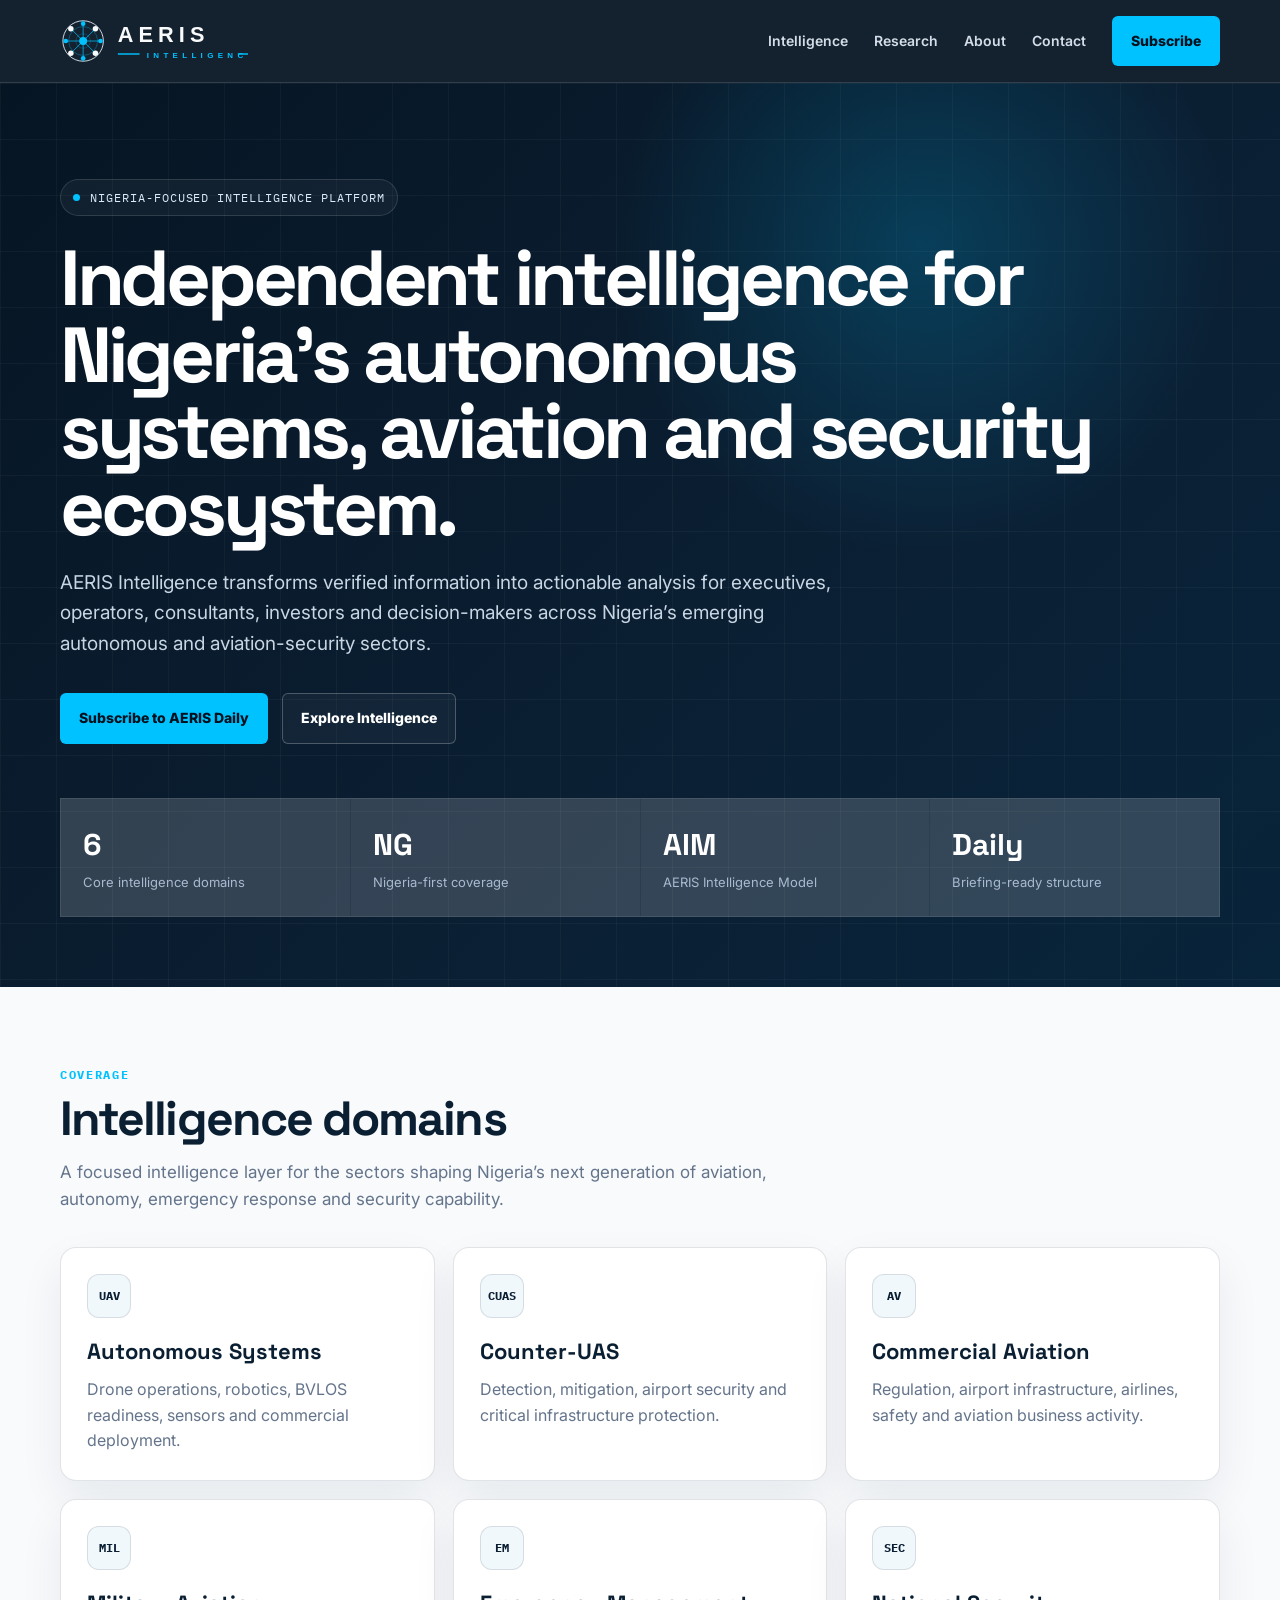
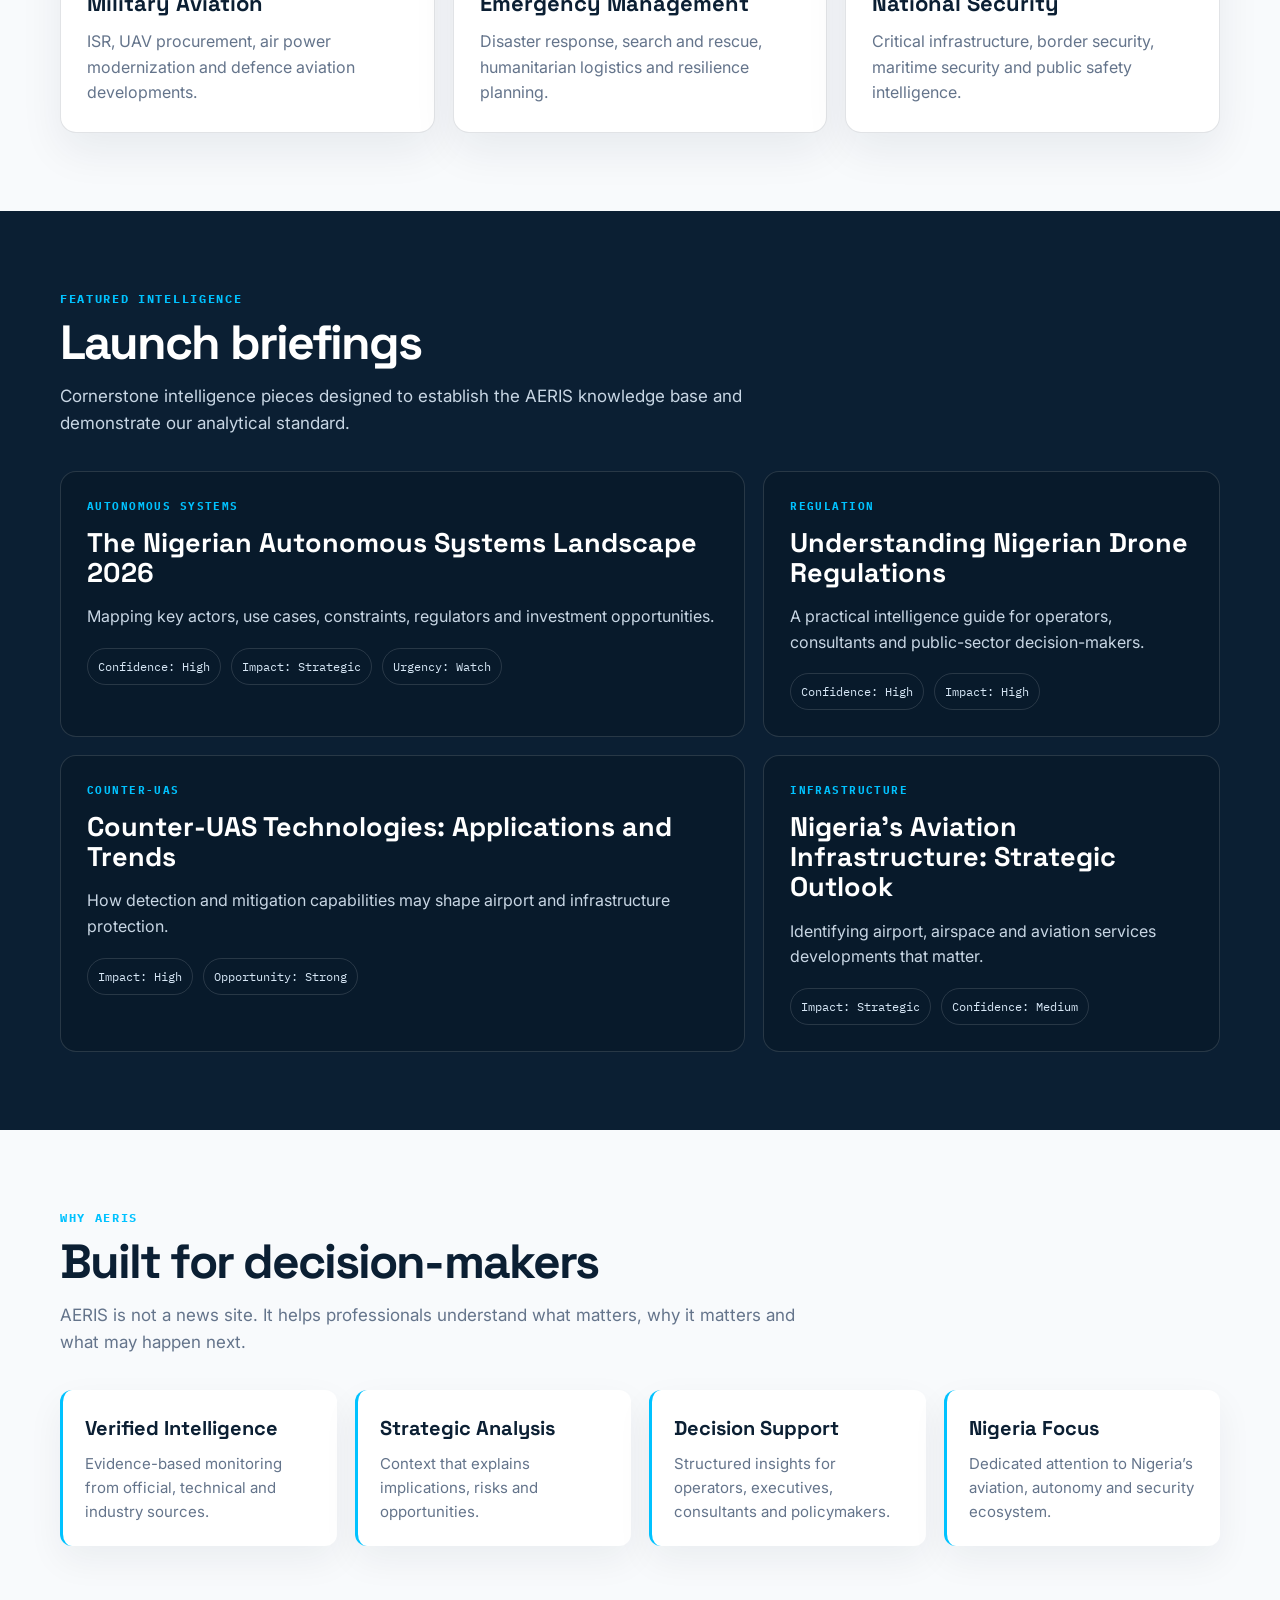
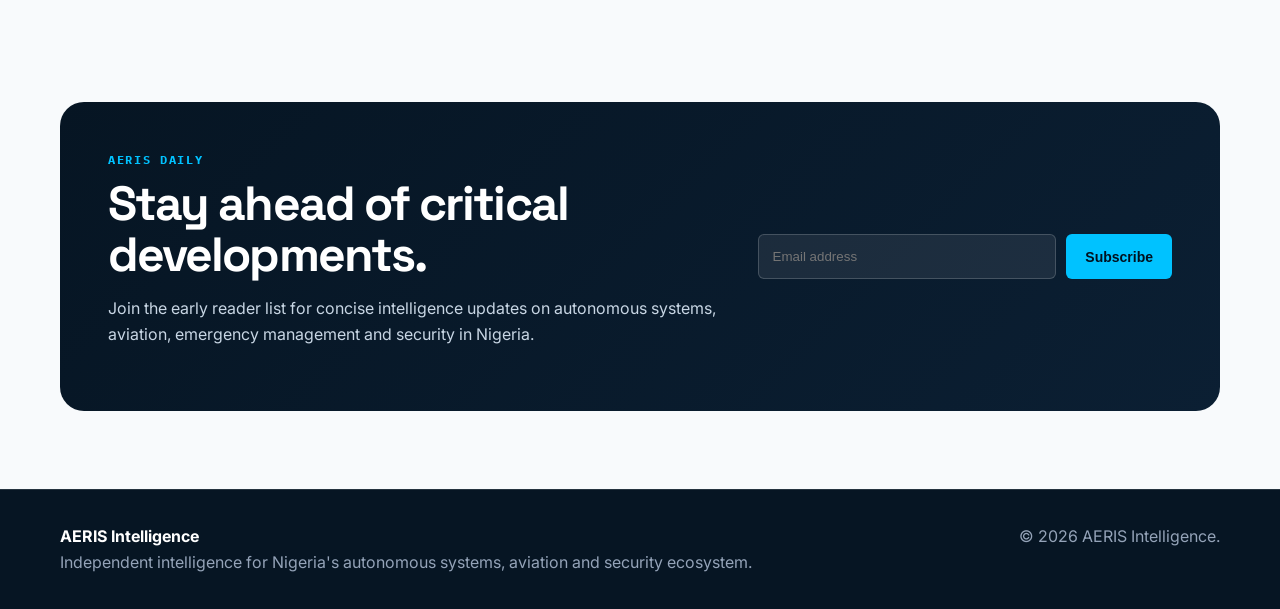
<file: index.html>
<!DOCTYPE html><html lang="en"><head><meta charset="UTF-8"><meta name="viewport" content="width=device-width, initial-scale=1.0"><title>Home | AERIS Intelligence</title><meta name="description" content="Independent intelligence for Nigeria's autonomous systems, aviation and security ecosystem."><meta property="og:title" content="Home | AERIS Intelligence"><meta property="og:type" content="website"><meta property="og:url" content="https://aerisintel.com/"><link rel="icon" href="assets/logo/favicon.svg" type="image/svg+xml"><link rel="stylesheet" href="css/styles.css"></head><body><nav class="nav"><div class="container nav-inner"><a class="logo" href="index.html"><img src="assets/logo/aeris-logo.svg" alt="AERIS Intelligence"></a><button class="mobile-toggle" aria-label="Open menu">☰</button><div class="nav-links"><a href="intelligence.html">Intelligence</a><a href="research.html">Research</a><a href="about.html">About</a><a href="contact.html">Contact</a><a class="btn btn-primary" href="subscribe.html">Subscribe</a></div></div></nav><header class="hero"><div class="container"><div class="kicker"><span></span> Nigeria-focused intelligence platform</div><h1>Independent intelligence for Nigeria’s autonomous systems, aviation and security ecosystem.</h1><p>AERIS Intelligence transforms verified information into actionable analysis for executives, operators, consultants, investors and decision-makers across Nigeria’s emerging autonomous and aviation-security sectors.</p><div class="hero-actions"><a class="btn btn-primary" href="subscribe.html">Subscribe to AERIS Daily</a><a class="btn btn-secondary" href="intelligence.html">Explore Intelligence</a></div><div class="dashboard-strip"><div class="dash-item"><strong>6</strong><span>Core intelligence domains</span></div><div class="dash-item"><strong>NG</strong><span>Nigeria-first coverage</span></div><div class="dash-item"><strong>AIM</strong><span>AERIS Intelligence Model</span></div><div class="dash-item"><strong>Daily</strong><span>Briefing-ready structure</span></div></div></div></header>
<section class="section"><div class="container"><div class="eyebrow">Coverage</div><h2>Intelligence domains</h2><p class="section-lead">A focused intelligence layer for the sectors shaping Nigeria’s next generation of aviation, autonomy, emergency response and security capability.</p><div class="cards"><div class="card"><div class="icon">UAV</div><h3>Autonomous Systems</h3><p>Drone operations, robotics, BVLOS readiness, sensors and commercial deployment.</p></div><div class="card"><div class="icon">CUAS</div><h3>Counter-UAS</h3><p>Detection, mitigation, airport security and critical infrastructure protection.</p></div><div class="card"><div class="icon">AV</div><h3>Commercial Aviation</h3><p>Regulation, airport infrastructure, airlines, safety and aviation business activity.</p></div><div class="card"><div class="icon">MIL</div><h3>Military Aviation</h3><p>ISR, UAV procurement, air power modernization and defence aviation developments.</p></div><div class="card"><div class="icon">EM</div><h3>Emergency Management</h3><p>Disaster response, search and rescue, humanitarian logistics and resilience planning.</p></div><div class="card"><div class="icon">SEC</div><h3>National Security</h3><p>Critical infrastructure, border security, maritime security and public safety intelligence.</p></div></div></div></section>
<section class="section dark"><div class="container"><div class="eyebrow">Featured intelligence</div><h2>Launch briefings</h2><p class="section-lead">Cornerstone intelligence pieces designed to establish the AERIS knowledge base and demonstrate our analytical standard.</p><div class="intel-grid"><div class="intel-card"><div class="tag">Autonomous Systems</div><h3>The Nigerian Autonomous Systems Landscape 2026</h3><p>Mapping key actors, use cases, constraints, regulators and investment opportunities.</p><div class="score-row"><span class="score">Confidence: High</span><span class="score">Impact: Strategic</span><span class="score">Urgency: Watch</span></div></div><div class="intel-card"><div class="tag">Regulation</div><h3>Understanding Nigerian Drone Regulations</h3><p>A practical intelligence guide for operators, consultants and public-sector decision-makers.</p><div class="score-row"><span class="score">Confidence: High</span><span class="score">Impact: High</span></div></div><div class="intel-card"><div class="tag">Counter-UAS</div><h3>Counter-UAS Technologies: Applications and Trends</h3><p>How detection and mitigation capabilities may shape airport and infrastructure protection.</p><div class="score-row"><span class="score">Impact: High</span><span class="score">Opportunity: Strong</span></div></div><div class="intel-card"><div class="tag">Infrastructure</div><h3>Nigeria’s Aviation Infrastructure: Strategic Outlook</h3><p>Identifying airport, airspace and aviation services developments that matter.</p><div class="score-row"><span class="score">Impact: Strategic</span><span class="score">Confidence: Medium</span></div></div></div></div></section>
<section class="section"><div class="container"><div class="eyebrow">Why AERIS</div><h2>Built for decision-makers</h2><p class="section-lead">AERIS is not a news site. It helps professionals understand what matters, why it matters and what may happen next.</p><div class="why-grid"><div class="why"><h3>Verified Intelligence</h3><p>Evidence-based monitoring from official, technical and industry sources.</p></div><div class="why"><h3>Strategic Analysis</h3><p>Context that explains implications, risks and opportunities.</p></div><div class="why"><h3>Decision Support</h3><p>Structured insights for operators, executives, consultants and policymakers.</p></div><div class="why"><h3>Nigeria Focus</h3><p>Dedicated attention to Nigeria’s aviation, autonomy and security ecosystem.</p></div></div></div></section>
<section class="section"><div class="container"><div class="cta"><div><div class="eyebrow">AERIS Daily</div><h2>Stay ahead of critical developments.</h2><p>Join the early reader list for concise intelligence updates on autonomous systems, aviation, emergency management and security in Nigeria.</p></div><form class="form" action="mailto:aeris.intelligence@gmail.com" method="post" enctype="text/plain"><input type="email" name="email" placeholder="Email address" required><button class="btn btn-primary" type="submit">Subscribe</button></form></div></div></section><footer class="footer"><div class="container footer-inner"><div><strong>AERIS Intelligence</strong><br>Independent intelligence for Nigeria's autonomous systems, aviation and security ecosystem.</div><div>© <span id="year"></span> AERIS Intelligence.</div></div></footer><script src="js/script.js"></script></body></html>
</file>
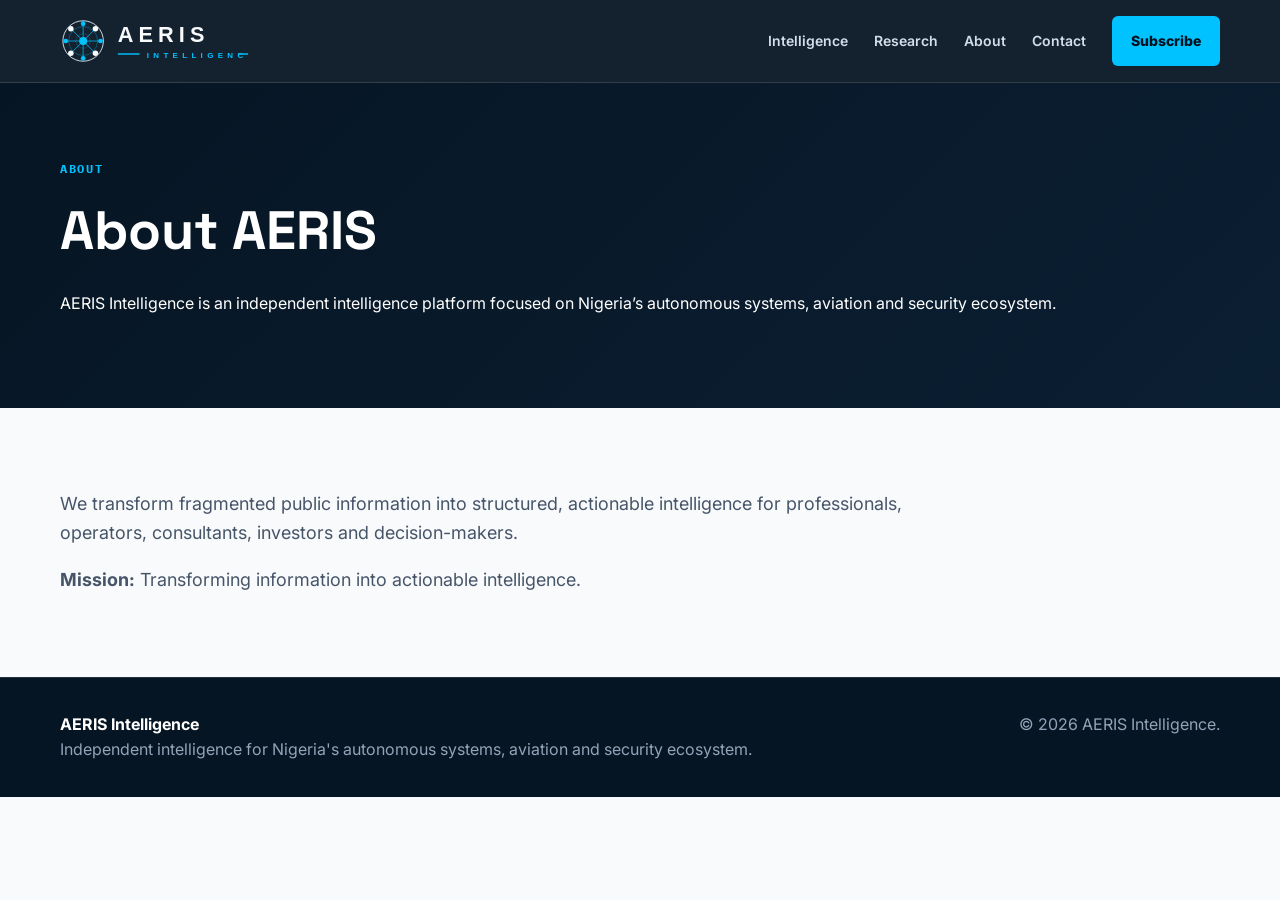
<file: about.html>
<!DOCTYPE html><html lang="en"><head><meta charset="UTF-8"><meta name="viewport" content="width=device-width, initial-scale=1.0"><title>About | AERIS Intelligence</title><meta name="description" content="Independent intelligence for Nigeria's autonomous systems, aviation and security ecosystem."><meta property="og:title" content="About | AERIS Intelligence"><meta property="og:type" content="website"><meta property="og:url" content="https://aerisintel.com/"><link rel="icon" href="assets/logo/favicon.svg" type="image/svg+xml"><link rel="stylesheet" href="css/styles.css"></head><body><nav class="nav"><div class="container nav-inner"><a class="logo" href="index.html"><img src="assets/logo/aeris-logo.svg" alt="AERIS Intelligence"></a><button class="mobile-toggle" aria-label="Open menu">☰</button><div class="nav-links"><a href="intelligence.html">Intelligence</a><a href="research.html">Research</a><a href="about.html">About</a><a href="contact.html">Contact</a><a class="btn btn-primary" href="subscribe.html">Subscribe</a></div></div></nav><header class='page-hero'><div class='container'><div class='eyebrow'>About</div><h1>About AERIS</h1><p>AERIS Intelligence is an independent intelligence platform focused on Nigeria’s autonomous systems, aviation and security ecosystem.</p></div></header><section class='content'><div class='container'><p>We transform fragmented public information into structured, actionable intelligence for professionals, operators, consultants, investors and decision-makers.</p><p><strong>Mission:</strong> Transforming information into actionable intelligence.</p></div></section><footer class="footer"><div class="container footer-inner"><div><strong>AERIS Intelligence</strong><br>Independent intelligence for Nigeria's autonomous systems, aviation and security ecosystem.</div><div>© <span id="year"></span> AERIS Intelligence.</div></div></footer><script src="js/script.js"></script></body></html>
</file>
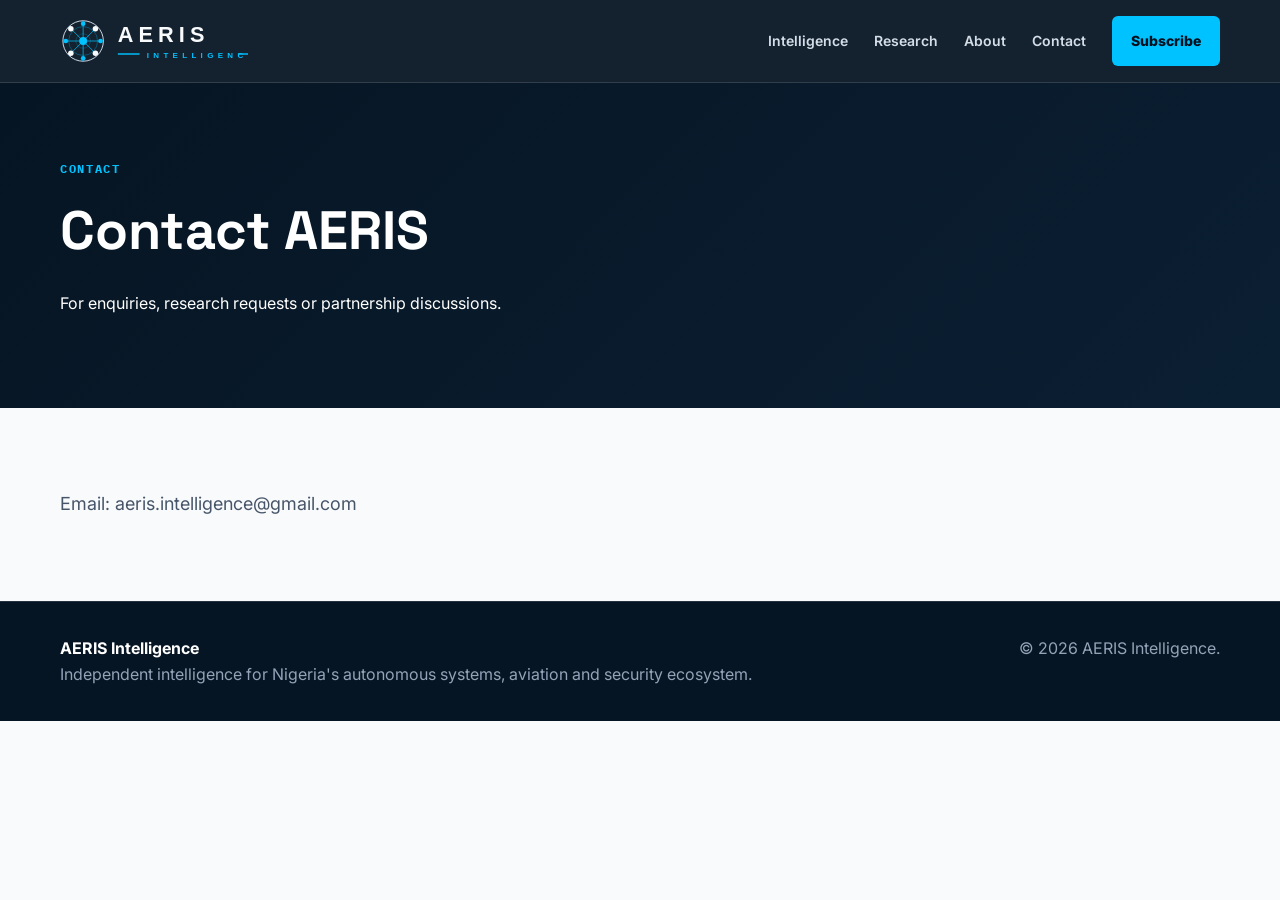
<file: contact.html>
<!DOCTYPE html><html lang="en"><head><meta charset="UTF-8"><meta name="viewport" content="width=device-width, initial-scale=1.0"><title>Contact | AERIS Intelligence</title><meta name="description" content="Independent intelligence for Nigeria's autonomous systems, aviation and security ecosystem."><meta property="og:title" content="Contact | AERIS Intelligence"><meta property="og:type" content="website"><meta property="og:url" content="https://aerisintel.com/"><link rel="icon" href="assets/logo/favicon.svg" type="image/svg+xml"><link rel="stylesheet" href="css/styles.css"></head><body><nav class="nav"><div class="container nav-inner"><a class="logo" href="index.html"><img src="assets/logo/aeris-logo.svg" alt="AERIS Intelligence"></a><button class="mobile-toggle" aria-label="Open menu">☰</button><div class="nav-links"><a href="intelligence.html">Intelligence</a><a href="research.html">Research</a><a href="about.html">About</a><a href="contact.html">Contact</a><a class="btn btn-primary" href="subscribe.html">Subscribe</a></div></div></nav><header class='page-hero'><div class='container'><div class='eyebrow'>Contact</div><h1>Contact AERIS</h1><p>For enquiries, research requests or partnership discussions.</p></div></header><section class='content'><div class='container'><p>Email: <a href='mailto:aeris.intelligence@gmail.com'>aeris.intelligence@gmail.com</a></p></div></section><footer class="footer"><div class="container footer-inner"><div><strong>AERIS Intelligence</strong><br>Independent intelligence for Nigeria's autonomous systems, aviation and security ecosystem.</div><div>© <span id="year"></span> AERIS Intelligence.</div></div></footer><script src="js/script.js"></script></body></html>
</file>
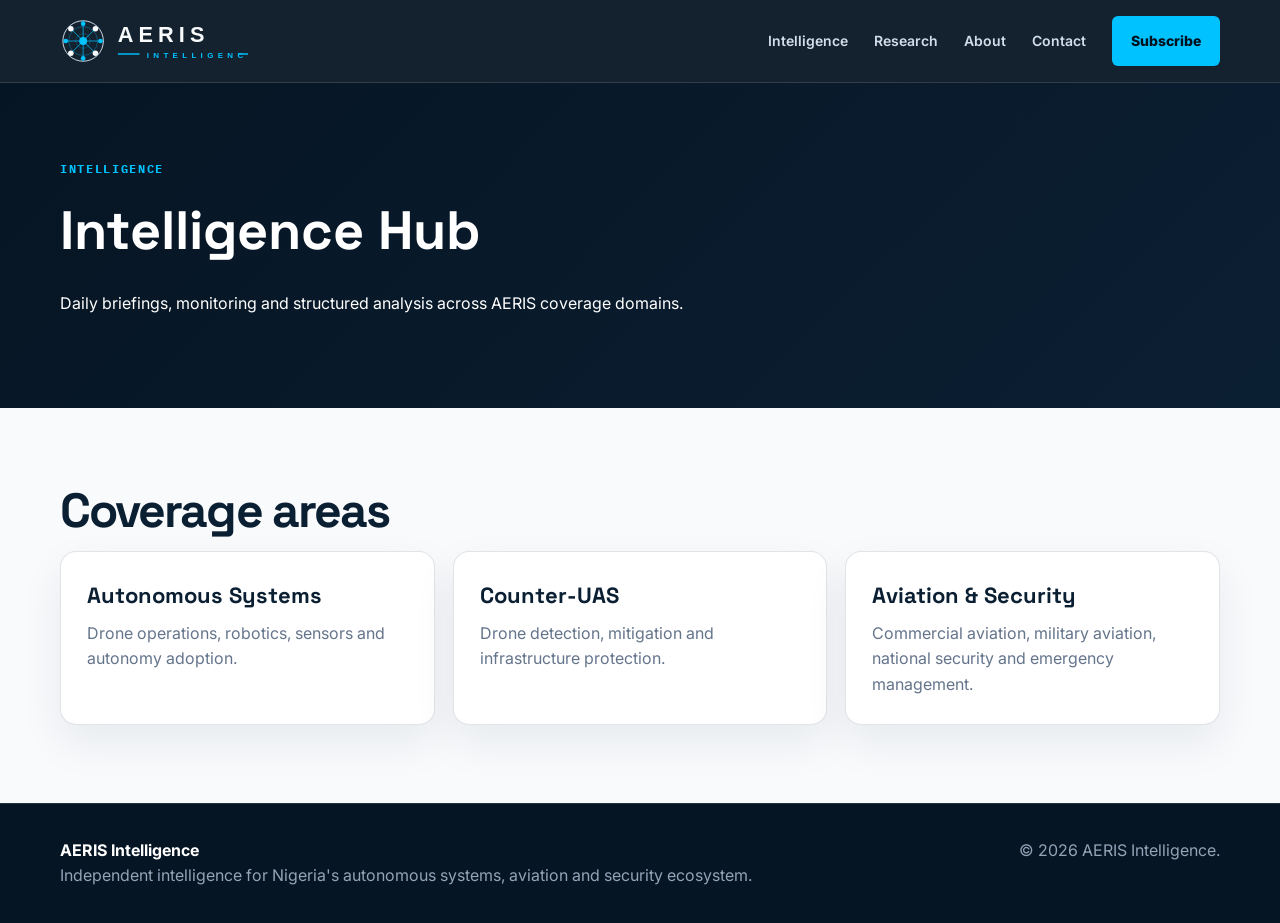
<file: intelligence.html>
<!DOCTYPE html><html lang="en"><head><meta charset="UTF-8"><meta name="viewport" content="width=device-width, initial-scale=1.0"><title>Intelligence | AERIS Intelligence</title><meta name="description" content="Independent intelligence for Nigeria's autonomous systems, aviation and security ecosystem."><meta property="og:title" content="Intelligence | AERIS Intelligence"><meta property="og:type" content="website"><meta property="og:url" content="https://aerisintel.com/"><link rel="icon" href="assets/logo/favicon.svg" type="image/svg+xml"><link rel="stylesheet" href="css/styles.css"></head><body><nav class="nav"><div class="container nav-inner"><a class="logo" href="index.html"><img src="assets/logo/aeris-logo.svg" alt="AERIS Intelligence"></a><button class="mobile-toggle" aria-label="Open menu">☰</button><div class="nav-links"><a href="intelligence.html">Intelligence</a><a href="research.html">Research</a><a href="about.html">About</a><a href="contact.html">Contact</a><a class="btn btn-primary" href="subscribe.html">Subscribe</a></div></div></nav><header class='page-hero'><div class='container'><div class='eyebrow'>Intelligence</div><h1>Intelligence Hub</h1><p>Daily briefings, monitoring and structured analysis across AERIS coverage domains.</p></div></header><section class='section'><div class='container'><h2>Coverage areas</h2><div class='cards'><div class='card'><h3>Autonomous Systems</h3><p>Drone operations, robotics, sensors and autonomy adoption.</p></div><div class='card'><h3>Counter-UAS</h3><p>Drone detection, mitigation and infrastructure protection.</p></div><div class='card'><h3>Aviation & Security</h3><p>Commercial aviation, military aviation, national security and emergency management.</p></div></div></div></section><footer class="footer"><div class="container footer-inner"><div><strong>AERIS Intelligence</strong><br>Independent intelligence for Nigeria's autonomous systems, aviation and security ecosystem.</div><div>© <span id="year"></span> AERIS Intelligence.</div></div></footer><script src="js/script.js"></script></body></html>
</file>
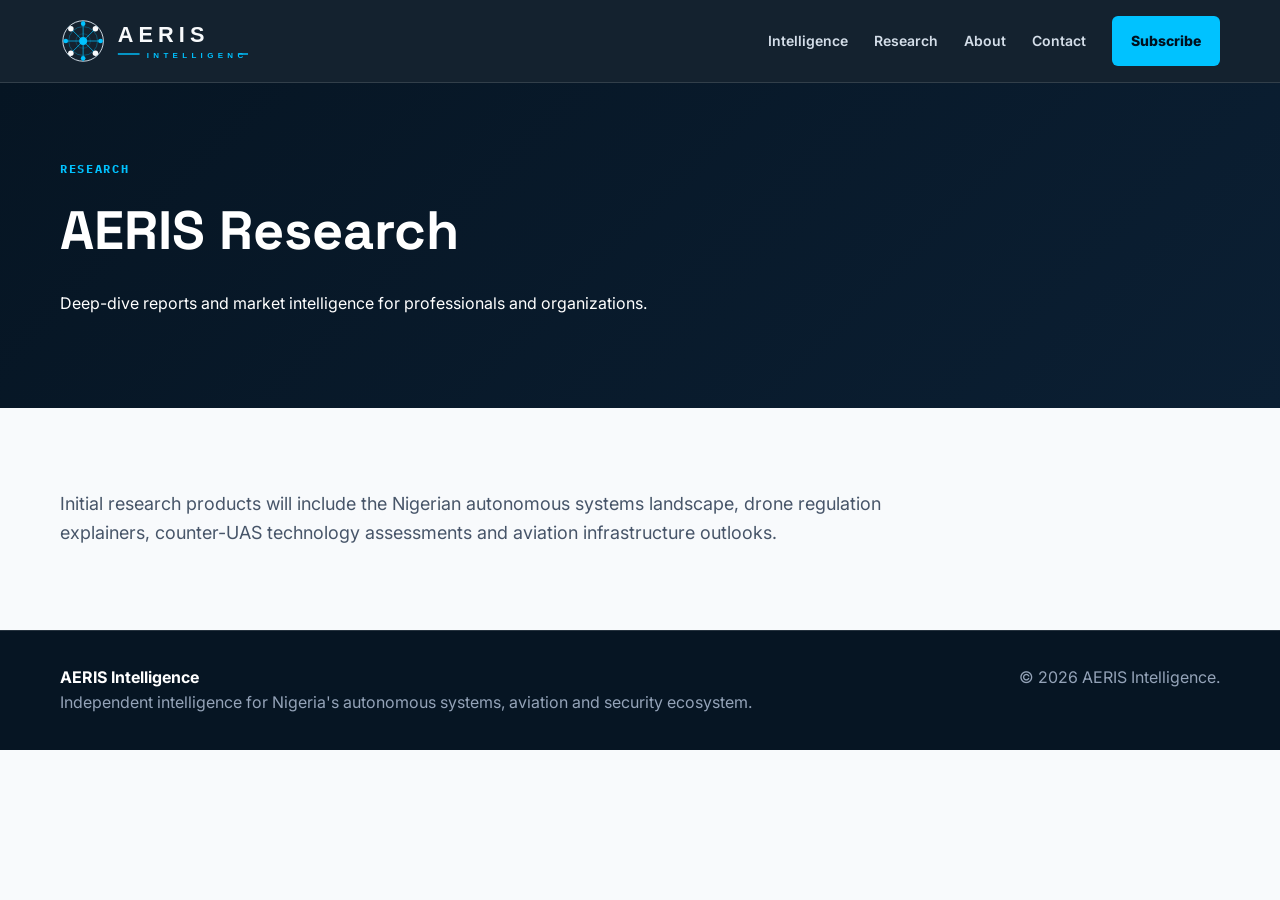
<file: research.html>
<!DOCTYPE html><html lang="en"><head><meta charset="UTF-8"><meta name="viewport" content="width=device-width, initial-scale=1.0"><title>Research | AERIS Intelligence</title><meta name="description" content="Independent intelligence for Nigeria's autonomous systems, aviation and security ecosystem."><meta property="og:title" content="Research | AERIS Intelligence"><meta property="og:type" content="website"><meta property="og:url" content="https://aerisintel.com/"><link rel="icon" href="assets/logo/favicon.svg" type="image/svg+xml"><link rel="stylesheet" href="css/styles.css"></head><body><nav class="nav"><div class="container nav-inner"><a class="logo" href="index.html"><img src="assets/logo/aeris-logo.svg" alt="AERIS Intelligence"></a><button class="mobile-toggle" aria-label="Open menu">☰</button><div class="nav-links"><a href="intelligence.html">Intelligence</a><a href="research.html">Research</a><a href="about.html">About</a><a href="contact.html">Contact</a><a class="btn btn-primary" href="subscribe.html">Subscribe</a></div></div></nav><header class='page-hero'><div class='container'><div class='eyebrow'>Research</div><h1>AERIS Research</h1><p>Deep-dive reports and market intelligence for professionals and organizations.</p></div></header><section class='content'><div class='container'><p>Initial research products will include the Nigerian autonomous systems landscape, drone regulation explainers, counter-UAS technology assessments and aviation infrastructure outlooks.</p></div></section><footer class="footer"><div class="container footer-inner"><div><strong>AERIS Intelligence</strong><br>Independent intelligence for Nigeria's autonomous systems, aviation and security ecosystem.</div><div>© <span id="year"></span> AERIS Intelligence.</div></div></footer><script src="js/script.js"></script></body></html>
</file>
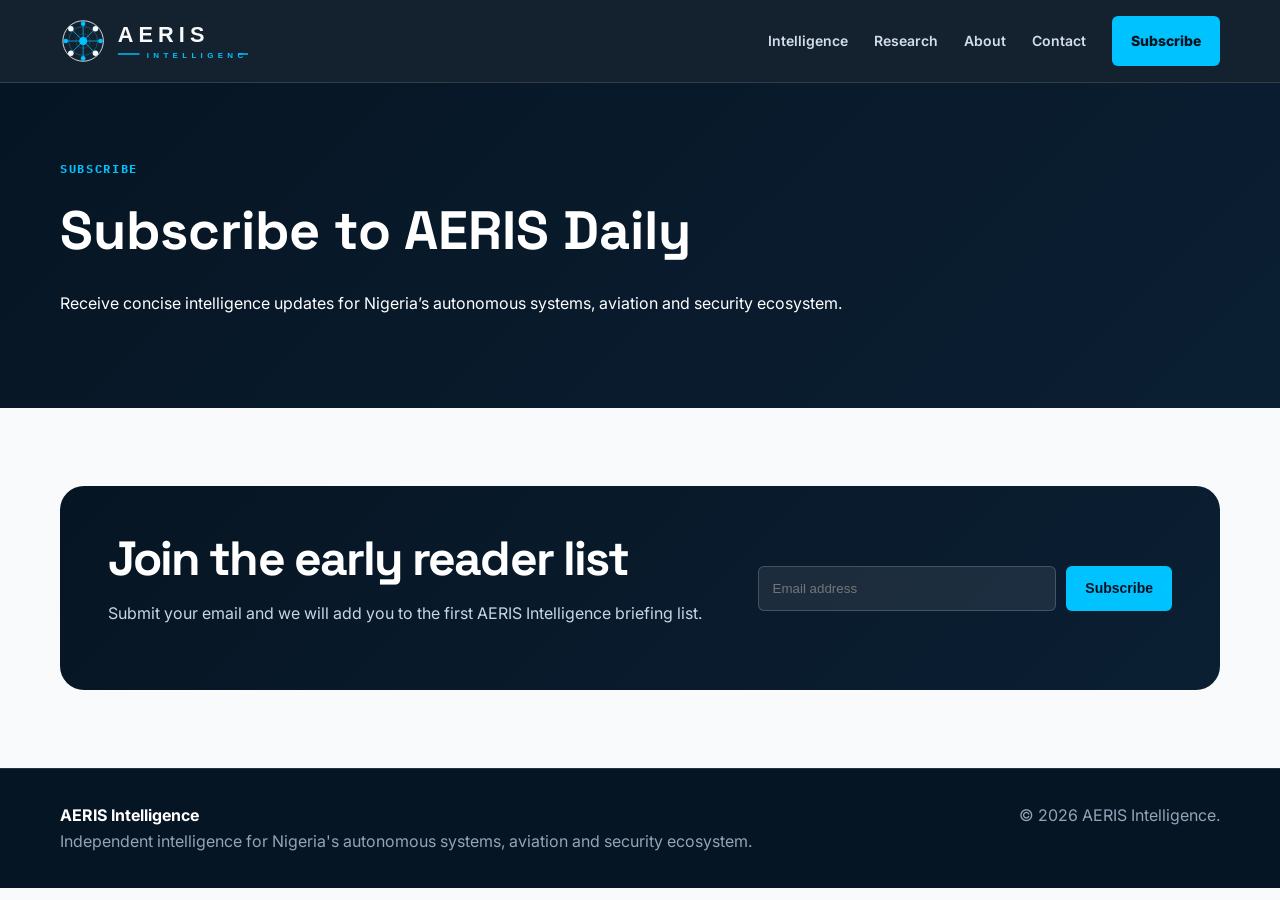
<file: subscribe.html>
<!DOCTYPE html><html lang="en"><head><meta charset="UTF-8"><meta name="viewport" content="width=device-width, initial-scale=1.0"><title>Subscribe | AERIS Intelligence</title><meta name="description" content="Independent intelligence for Nigeria's autonomous systems, aviation and security ecosystem."><meta property="og:title" content="Subscribe | AERIS Intelligence"><meta property="og:type" content="website"><meta property="og:url" content="https://aerisintel.com/"><link rel="icon" href="assets/logo/favicon.svg" type="image/svg+xml"><link rel="stylesheet" href="css/styles.css"></head><body><nav class="nav"><div class="container nav-inner"><a class="logo" href="index.html"><img src="assets/logo/aeris-logo.svg" alt="AERIS Intelligence"></a><button class="mobile-toggle" aria-label="Open menu">☰</button><div class="nav-links"><a href="intelligence.html">Intelligence</a><a href="research.html">Research</a><a href="about.html">About</a><a href="contact.html">Contact</a><a class="btn btn-primary" href="subscribe.html">Subscribe</a></div></div></nav><header class='page-hero'><div class='container'><div class='eyebrow'>Subscribe</div><h1>Subscribe to AERIS Daily</h1><p>Receive concise intelligence updates for Nigeria’s autonomous systems, aviation and security ecosystem.</p></div></header><section class='section'><div class='container'><div class='cta'><div><h2>Join the early reader list</h2><p>Submit your email and we will add you to the first AERIS Intelligence briefing list.</p></div><form class='form' action='mailto:aeris.intelligence@gmail.com' method='post' enctype='text/plain'><input type='email' name='email' placeholder='Email address' required><button class='btn btn-primary' type='submit'>Subscribe</button></form></div></div></section><footer class="footer"><div class="container footer-inner"><div><strong>AERIS Intelligence</strong><br>Independent intelligence for Nigeria's autonomous systems, aviation and security ecosystem.</div><div>© <span id="year"></span> AERIS Intelligence.</div></div></footer><script src="js/script.js"></script></body></html>
</file>
<file: css/styles.css>
@import url('https://fonts.googleapis.com/css2?family=Inter:wght@400;500;600;700;800&family=Space+Grotesk:wght@500;600;700&family=IBM+Plex+Mono:wght@400;500;600&display=swap');
:root{--navy:#0B1F33;--deep:#061523;--cyan:#00C2FF;--off:#F8FAFC;--line:rgba(255,255,255,.13);--darkline:rgba(11,31,51,.12)}
*{box-sizing:border-box}body{margin:0;background:var(--off);color:var(--navy);font-family:Inter,system-ui,sans-serif;line-height:1.6}a{text-decoration:none;color:inherit}.container{width:min(1160px,92%);margin:0 auto}
.nav{position:sticky;top:0;z-index:30;background:rgba(6,21,35,.94);backdrop-filter:blur(16px);border-bottom:1px solid var(--line)}.nav-inner{height:82px;display:flex;align-items:center;justify-content:space-between}.logo img{height:52px;display:block}.nav-links{display:flex;gap:26px;align-items:center;color:#D4DEE9;font-size:14px;font-weight:600}.nav-links a:hover{color:var(--cyan)}.mobile-toggle{display:none;background:none;border:0;color:#fff;font-size:28px}
.btn{display:inline-flex;align-items:center;justify-content:center;border-radius:6px;padding:13px 18px;font-size:14px;font-weight:800;border:1px solid transparent}.btn-primary{background:var(--cyan);color:#00111F}.btn-secondary{color:#fff;border-color:rgba(255,255,255,.24);background:rgba(255,255,255,.04)}
.hero{position:relative;overflow:hidden;background:linear-gradient(135deg,#061523,#0B1F33 58%,#08243A);color:#fff;padding:96px 0 70px}.hero:before{content:"";position:absolute;inset:0;background:radial-gradient(circle at 72% 18%,rgba(0,194,255,.20),transparent 26%),linear-gradient(rgba(255,255,255,.035) 1px,transparent 1px),linear-gradient(90deg,rgba(255,255,255,.035) 1px,transparent 1px);background-size:auto,56px 56px,56px 56px}.hero .container{position:relative;z-index:2}.kicker{display:inline-flex;gap:10px;align-items:center;border:1px solid var(--line);border-radius:999px;padding:8px 12px;background:rgba(255,255,255,.045);color:#DCEBFA;font-size:12px;font-family:'IBM Plex Mono';text-transform:uppercase;letter-spacing:.08em}.kicker span{width:7px;height:7px;border-radius:99px;background:var(--cyan)}
.hero h1{font-family:'Space Grotesk';font-size:clamp(44px,6.5vw,78px);line-height:.98;letter-spacing:-.055em;margin:24px 0 22px;max-width:1040px}.hero p{font-size:19px;color:#C8D6E4;max-width:790px;margin:0}.hero-actions{display:flex;gap:14px;margin-top:34px;flex-wrap:wrap}.dashboard-strip{display:grid;grid-template-columns:repeat(4,1fr);gap:1px;margin-top:54px;border:1px solid var(--line);background:var(--line)}.dash-item{background:rgba(255,255,255,.045);padding:22px}.dash-item strong{display:block;font-family:'Space Grotesk';font-size:30px;color:#fff}.dash-item span{font-size:13px;color:#A9BAD0}
.section{padding:78px 0}.eyebrow{font-family:'IBM Plex Mono';font-size:12px;letter-spacing:.14em;text-transform:uppercase;color:var(--cyan);font-weight:700;margin-bottom:10px}.section h2{font-family:'Space Grotesk';font-size:clamp(32px,4.2vw,48px);letter-spacing:-.04em;line-height:1.05;margin:0 0 14px}.section-lead{max-width:760px;color:#64748B;font-size:17px;margin:0 0 34px}.cards{display:grid;grid-template-columns:repeat(3,1fr);gap:18px}.card{background:#fff;border:1px solid var(--darkline);border-radius:16px;padding:26px;box-shadow:0 18px 44px rgba(11,31,51,.07)}.icon{width:44px;height:44px;border:1px solid var(--darkline);border-radius:12px;display:flex;align-items:center;justify-content:center;background:#F1F8FC;font-family:'IBM Plex Mono';font-size:12px;font-weight:700;margin-bottom:16px}.card h3{font-family:'Space Grotesk';font-size:22px;margin:0 0 8px}.card p{color:#64748B;margin:0}
.dark{background:var(--navy);color:#fff}.dark .section-lead,.dark p{color:#C8D6E4}.intel-grid{display:grid;grid-template-columns:1.2fr .8fr;gap:18px}.intel-card{background:#081A2B;border:1px solid var(--line);border-radius:16px;padding:26px}.tag{font-family:'IBM Plex Mono';font-size:11px;letter-spacing:.13em;text-transform:uppercase;color:var(--cyan);font-weight:700}.intel-card h3{font-family:'Space Grotesk';font-size:27px;line-height:1.12;margin:12px 0 10px}.score-row{display:flex;gap:10px;flex-wrap:wrap;margin-top:18px}.score{border:1px solid var(--line);border-radius:999px;padding:8px 10px;color:#D7E7F6;font-family:'IBM Plex Mono';font-size:12px}
.why-grid{display:grid;grid-template-columns:repeat(4,1fr);gap:18px}.why{padding:22px;border-left:3px solid var(--cyan);background:#fff;border-radius:12px;box-shadow:0 14px 36px rgba(11,31,51,.06)}.why h3{margin:0 0 8px;font-family:'Space Grotesk';font-size:20px}.why p{margin:0;color:#64748B;font-size:15px}.cta{background:linear-gradient(135deg,#061523,#0B1F33);border-radius:24px;color:#fff;padding:48px;display:grid;grid-template-columns:1.2fr .8fr;gap:28px;align-items:center}.cta p{color:#C8D6E4}.form{display:flex;gap:10px}.form input{width:100%;border:1px solid rgba(255,255,255,.18);background:rgba(255,255,255,.08);color:#fff;border-radius:6px;padding:14px}
.footer{background:#061523;color:#94A3B8;padding:34px 0;border-top:1px solid var(--line)}.footer-inner{display:flex;justify-content:space-between;gap:22px;flex-wrap:wrap}.footer strong{color:#fff}.page-hero{background:linear-gradient(135deg,#061523,#0B1F33);color:#fff;padding:76px 0}.page-hero h1{font-family:'Space Grotesk';font-size:54px;margin:0 0 10px}.content{padding:64px 0}.content p{max-width:850px;color:#475569;font-size:18px}
@media(max-width:880px){.mobile-toggle{display:block}.nav-links{display:none;position:absolute;top:82px;left:0;right:0;background:#061523;flex-direction:column;align-items:flex-start;padding:22px 4%;border-bottom:1px solid var(--line)}.nav-links.open{display:flex}.dashboard-strip,.cards,.intel-grid,.why-grid,.cta{grid-template-columns:1fr}.hero{padding:72px 0 48px}.form{flex-direction:column}.logo img{height:46px}}
</file>
